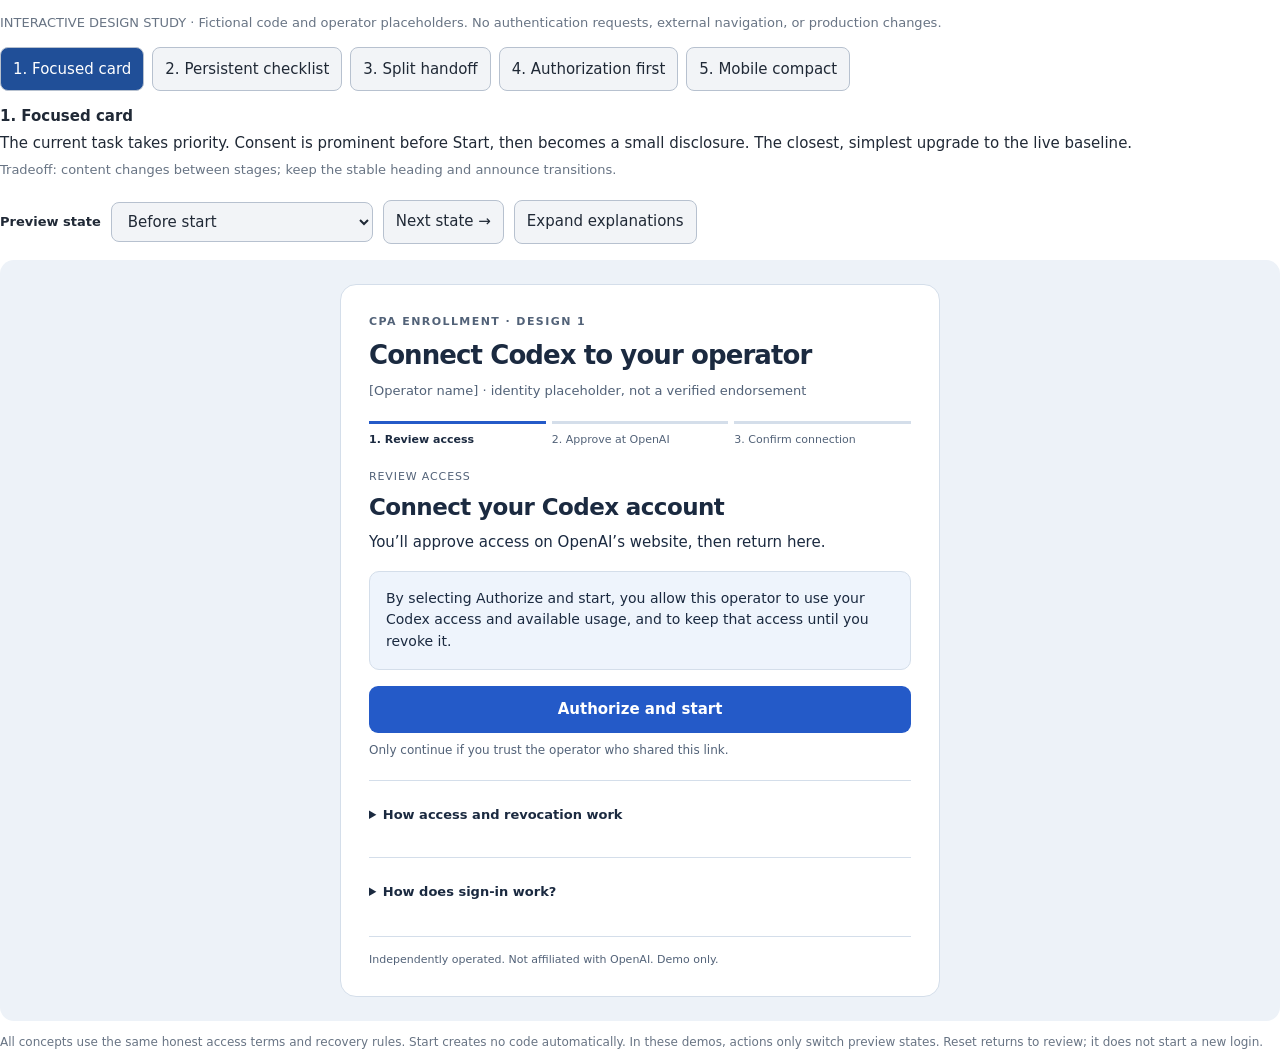
<file: docs/ui-mockups.html>
<!doctype html><html lang="en"><head><meta charset="utf-8"><meta name="viewport" content="width=device-width,initial-scale=1"><title>Enrollment design study</title><style>
*{box-sizing:border-box}body{margin:0;font:15px/1.55 var(--font-sans,system-ui);color:var(--foreground,#202936)}button,select{font:inherit}button,select,summary{cursor:pointer}button:focus-visible,select:focus-visible,summary:focus-visible{outline:3px solid #4a87e8;outline-offset:3px}button{min-height:44px} .note{color:var(--muted-foreground,#687484);font-size:13px}.chooser{display:flex;flex-wrap:wrap;gap:8px;margin:14px 0}.chooser button,.controls select,.controls button{background:var(--card,#f2f4f7);color:var(--foreground,#202936);border:1px solid var(--border,#b7c1cf);border-radius:8px;padding:9px 12px}.chooser button[aria-pressed=true]{background:var(--primary,#204f98);color:var(--primary-foreground,#fff)}.controls{display:flex;flex-wrap:wrap;gap:10px;align-items:center;margin:16px 0}.controls label{font-size:13px;font-weight:650}.controls select{max-width:100%}.rationale{margin:12px 0 20px}.rationale p{margin:4px 0}.scene{--ink:#1b2a40;--sub:#526278;--line:#d4deea;--surface:#fff;--accent:#245ac8;--soft:#eef4fc;--on:#fff;background:#edf2f8;color:var(--ink);border-radius:var(--radius,14px);padding:24px;min-width:0}.sheet{background:var(--surface);border:1px solid var(--line);border-radius:16px;padding:28px;max-width:600px;margin:auto}.brand{font-size:11px;letter-spacing:.13em;text-transform:uppercase;font-weight:750;color:var(--sub)}.heading{font-size:26px;line-height:1.18;letter-spacing:-.035em;margin:10px 0}.sub{color:var(--sub);font-size:13px;margin:6px 0 20px}.progress{display:flex;gap:6px;padding:0;list-style:none;margin:20px 0}.progress li{flex:1;font-size:11px;border-top:3px solid var(--line);padding-top:7px;color:var(--sub)}.progress li.current{border-color:var(--accent);color:var(--ink);font-weight:750}.layout{display:grid;gap:20px}.rail{display:none}.rail div{padding:12px 0;border-bottom:1px solid var(--line);font-size:13px}.rail strong{display:block}.rail p{font-size:12px;color:var(--sub)}.task h2{font-size:23px;letter-spacing:-.025em;line-height:1.25;margin:0 0 10px}.task p{margin:8px 0}.eyebrow{font-size:11px;color:var(--sub);text-transform:uppercase;letter-spacing:.08em;margin:0 0 8px!important}.notice{background:var(--soft);border:1px solid var(--line);border-radius:10px;padding:16px;font-size:14px;margin:16px 0}.notice p{margin:0}.primary{display:block;width:100%;background:var(--accent);color:var(--on);border:0;border-radius:9px;padding:12px 16px;font-weight:650;margin:16px 0 8px}.secondary{background:transparent;border:1px solid var(--line);color:var(--ink);border-radius:8px;padding:8px 13px;margin:8px 0}.small{font-size:12px;color:var(--sub)}.code{font:700 25px/1.3 ui-monospace,monospace;letter-spacing:.12em;border:1px dashed var(--line);background:var(--soft);padding:18px 10px;text-align:center;border-radius:10px;margin:14px 0 3px;overflow-wrap:anywhere}.url{font:11px/1.5 ui-monospace,monospace;overflow-wrap:anywhere;color:var(--sub)}.task ol{padding-left:22px}.task li{margin:12px 0}.outcome{border-left:3px solid var(--accent);padding:4px 0 4px 15px;margin:16px 0}.complete .outcome{border-color:#24865b}.warning .outcome{border-color:#b77824}.complete h2{color:#24865b}.pulse{height:4px;background:var(--line);border-radius:3px;margin:20px 0}.pulse:before{content:'';display:block;background:var(--accent);height:4px;width:40%;border-radius:3px}details{border-top:1px solid var(--line);margin-top:20px;padding-top:12px;font-size:13px}summary{min-height:44px;align-content:center;font-weight:650}details p{color:var(--sub)}details strong{color:var(--ink)}.footer{border-top:1px solid var(--line);padding-top:14px;margin-top:22px;font-size:11px;color:var(--sub)}.checklist{--accent:#18685e;--soft:#f1f7f4;background:#e9efeb}.checklist .sheet{border-radius:6px;box-shadow:0 8px 24px #17342c08}.checklist .progress{display:none}.checklist .rail{display:block}.checklist .rail div{display:flex;gap:12px;align-items:center}.checklist .rail strong{font-size:12px;color:var(--accent)}.checklist .task{border:1px solid var(--line);border-radius:8px;padding:20px}.split{--accent:#5544bb;--soft:#f3f1fc;background:#e9e7f1}.split .sheet{max-width:100%;padding:0;overflow:hidden}.split .top{padding:24px 26px 0}.split .layout{grid-template-columns:145px minmax(0,1fr);gap:0}.split .rail{display:block;background:var(--soft);padding:20px}.split .taskwrap{padding:24px}.split .progress{display:none}.split .footer{padding:14px 24px;margin-top:0}.editorial{--ink:#352d26;--sub:#6b6056;--accent:#79482d;--line:#d8cec1;--soft:#f6f1e9;background:#efe7db}.editorial .sheet{border-radius:2px;border:0;border-top:5px solid var(--accent)}.editorial .heading,.editorial .task h2{font-family:Georgia,serif;font-weight:400;letter-spacing:-.02em}.editorial .heading{font-size:32px}.editorial .primary{border-radius:3px}.compact{--ink:#eef2f6;--sub:#aebcca;--line:#41505d;--surface:#202a34;--accent:#bce3d3;--on:#142d25;--soft:#283642;background:#111b24}.compact .sheet{max-width:410px;border-radius:24px;padding:24px}.compact .heading{font-size:23px}.compact .progress li{font-size:10px}.compact .primary{border-radius:24px}.compact .notice{font-size:13px}.compact .complete h2{color:#bce3d3}.compact .code{font-size:25px}.compact .footer{font-size:10px}#feedback{font-size:12px;min-height:20px;color:var(--sub)}.spec{font-size:12px;color:var(--muted-foreground,#687484);margin:12px 0} @media(max-width:520px){.scene{padding:16px}.sheet{padding:20px}.heading{font-size:24px}.chooser button{flex:1 1 42%}.controls select{width:100%}.controls label{width:100%}.split .layout{grid-template-columns:1fr}.split .rail{display:none}.split .progress{display:flex}.split .taskwrap{padding:20px}.split .top{padding:20px 20px 0}.editorial .heading{font-size:28px}.compact .sheet{padding:20px}.checklist .task{padding:16px}} @media(prefers-reduced-motion:reduce){*{scroll-behavior:auto}}
</style></head><body>
<p class="note">INTERACTIVE DESIGN STUDY · Fictional code and operator placeholders. No authentication requests, external navigation, or production changes.</p>
<nav class="chooser" aria-label="Choose a design"></nav>
<div class="rationale"><strong id="designName"></strong><p id="why"></p><p class="note" id="trade"></p></div>
<div class="controls"><label for="state">Preview state</label><select id="state"></select><button id="next" type="button">Next state →</button><button id="expand" type="button">Expand explanations</button></div>
<div id="preview" class="scene"></div><p class="spec">All concepts use the same honest access terms and recovery rules. Start creates no code automatically. In these demos, actions only switch preview states. Reset returns to review; it does not start a new login.</p>
<script>
const concepts=[['Focused card','The current task takes priority. Consent is prominent before Start, then becomes a small disclosure. The closest, simplest upgrade to the live baseline.','Tradeoff: content changes between stages; keep the stable heading and announce transitions.','focused'],['Persistent checklist','A visible Review → Approve → Confirm checklist preserves context when returning from OpenAI. Inactive steps explain what happens next without fake disabled buttons.','Tradeoff: taller on mobile and more repeated context.','checklist'],['Split handoff','A side rail holds the process while the main panel holds the action. Strong separation between orientation, code entry, and final result.','Tradeoff: strongest on desktop; the rail collapses to a compact progress strip on phones.','split'],['Authorization first','A warmer, editorial review screen makes the permission grant explicit before the device-code instructions. A distinct review/sign-in boundary replaces the checkbox.','Tradeoff: more reading before Start, but clearer understanding of ongoing access.','editorial'],['Mobile compact','A narrow, high-contrast layout with large touch targets and short copy. The code and destination stay close together for tab switching on a phone.','Tradeoff: less room for explanation; clear disclosures remain essential.','compact']];
const states=[['idle','Before start'],['disclosure','Authorization expanded'],['explanation','How sign-in works expanded'],['creating','Creating a code'],['waiting','Code / awaiting approval'],['saving','Saving access'],['verifying','Confirming adoption'],['complete','Finished'],['duplicate','Already connected'],['review','Operator review'],['error','Could not finish'],['expired','Expired'],['lost','Session unavailable'],['network','Network interrupted'],['unsupported','Unsupported browser'],['noscript','JavaScript unavailable'],['checking','Initial status check']];
let design=0;const $=id=>document.getElementById(id);const terms='By selecting Authorize and start, you allow this operator to use your Codex access and available usage, and to keep that access until you revoke it.';
const options={creating:['Creating your sign-in code','No approval has happened yet. Wait here; we will not automatically request another code.'],saving:['Saving your connection','Keep this tab open. Do not start another sign-in.'],verifying:['Confirming your connection','Checking that CPA accepted your credentials. This does not test actual Codex requests.'],complete:['Codex connected','Your credentials were accepted by CPA. The operator can now use your Codex access. You may close this tab.'],duplicate:['This account is already connected','No new enrollment was added. If this is unexpected, contact the operator before trying again.'],review:['The operator needs to check this','We could not confirm the final result. Do not enroll again. Contact the person who shared this link.'],error:['We could not finish connecting','Contact the operator before trying again. This page cannot safely determine the next step for you.'],expired:['This sign-in expired','The old code can no longer be used. Reset this session, then review access before starting again.'],lost:['Your session is unavailable','This may follow a service update. It does not tell us whether earlier approval was saved. If you already approved, contact the operator before starting again.'],network:['Connection interrupted','The result is unknown. Approval or saving may still be in progress. Do not start another sign-in.'],unsupported:['Use a supported browser','Use a current browser with the required security features. No sign-in has been started here.'],noscript:['JavaScript is required','Enable JavaScript in a supported browser to continue. No sign-in has been started here.'],checking:['Checking sign-in status','Checking whether a sign-in is already in progress. No new code is being requested.']};
function disclosure(open){return `<details ${open?'open':''}><summary>How access and revocation work</summary><p><strong>Access.</strong> The operator controls how your Codex access and available usage are used.</p><p><strong>Storage.</strong> This service stores and refreshes credentials for ongoing access.</p><p><strong>Approval.</strong> Approve only on OpenAI’s website. Never enter your OpenAI password here.</p><p><strong>Stopping access.</strong> Manage connected access in your OpenAI account. Ask the operator about removing their stored credentials. Removing a local record is not a promise of revocation.</p><p><strong>Who runs this?</strong> [Operator name and contact — configure before use]. This is an independent service, not an official OpenAI service.</p></details>`}
function how(open){return `<details ${open?'open':''}><summary>How does sign-in work?</summary><p><strong>1. Review.</strong> Read the access terms and choose Start.</p><p><strong>2. Approve.</strong> Copy your code, open the displayed OpenAI destination, and approve there.</p><p><strong>3. Return.</strong> Come back here while the service saves and confirms your connection. Opening the link alone does not mean approval is complete.</p></details>`}
function render(){let s=$('state').value;const c=concepts[design],initial=['idle','disclosure','explanation'].includes(s),step=initial||s==='creating'||s==='checking'?0:s==='waiting'?1:2;let body='';
if(initial){body=`<p class="eyebrow">Review access</p><h2>${design===3?'Allow ongoing Codex access':'Connect your Codex account'}</h2><p>You’ll approve access on OpenAI’s website, then return here.</p><div class="notice"><p>${terms}</p></div><button class="primary" data-to="creating">Authorize and start</button><p class="small">Only continue if you trust the operator who shared this link.</p>`}
else if(s==='waiting'){body=`<p class="eyebrow">Approve at OpenAI · waiting</p><h2>Finish on OpenAI</h2><p>Copy your code, then enter it on the OpenAI page.</p><div class="code">DEMO-ONLY</div><button class="secondary" id="copy">Copy code</button><div id="feedback" role="status"></div><button class="primary" id="open">Open OpenAI sign-in ↗</button><p class="url">https://auth.openai.com/codex/device</p><p class="small">In the real flow, opens a new tab. Do not share your code.</p><div class="notice"><strong>Return to this tab</strong><p>After approving, come back here. We’ll check automatically. Keep this tab open until confirmed.</p></div>`}
else{let [title,desc]=options[s];body=`<p class="eyebrow">${['creating','checking'].includes(s)?'Preparing':s==='complete'?'Connection receipt':'Connection status'}</p><div class="outcome"><h2>${title}</h2><p>${desc}</p></div>`;if(['creating','saving','verifying','checking'].includes(s))body+='<div class="pulse" aria-hidden="true"></div><p class="small">No action needed right now.</p>';if(s==='expired')body+='<button class="primary" data-to="idle">Reset expired sign-in</button><p class="small">Next: review access and choose Start. No automatic login.</p>';if(s==='lost')body+='<div class="notice">Already approved? Ask the operator to check before repeating enrollment.</div><button class="secondary" data-to="idle">Reset session to review access</button>';if(s==='network')body+='<button class="primary" data-to="checking">Check sign-in status</button>';if(['review','error','duplicate'].includes(s))body+='<div class="notice"><strong>Need help?</strong><p>Contact the person who sent this link. Operator contact details must be configured; no fictional contact button is provided.</p></div>';if(s==='complete')body+='<p class="small">Ongoing access remains until you revoke it. Access details are below.</p>'}
const labels=['Review access','Approve at OpenAI','Confirm connection'];const progress=`<ol class="progress">${labels.map((l,i)=>`<li class="${i===step?'current':''}" ${i===step?'aria-current="step"':''}>${i+1}. ${l}</li>`).join('')}</ol>`;
const rail=`<aside class="rail" aria-label="Process">${labels.map((l,i)=>`<div><strong>${i+1}. ${l}</strong><span>${i===step?'Current stage':i>step?'Next stage':'Earlier stage'}</span></div>`).join('')}<p>Approval happens at OpenAI. Return here for confirmation.</p></aside>`;
$('preview').className='scene '+c[3];$('preview').innerHTML=`<article class="sheet"><header class="top"><div class="brand">CPA enrollment · design ${design+1}</div><h1 class="heading">${design===3?'A clear choice. Ongoing access.':design===4?'Connect Codex':'Connect Codex to your operator'}</h1><p class="sub">[Operator name] · identity placeholder, not a verified endorsement</p>${progress}</header><div class="layout">${rail}<div class="taskwrap"><section class="task ${s==='complete'?'complete':['review','error','expired','lost','network'].includes(s)?'warning':''}">${body}</section>${disclosure(s==='disclosure')}${how(s==='explanation')}</div></div><footer class="footer">Independently operated. Not affiliated with OpenAI. Demo only.</footer></article>`;
$('designName').textContent=`${design+1}. ${c[0]}`;$('why').textContent=c[1];$('trade').textContent=c[2];document.querySelectorAll('.chooser button').forEach((b,i)=>b.setAttribute('aria-pressed',i===design));document.querySelectorAll('[data-to]').forEach(b=>b.onclick=()=>setState(b.dataset.to));if($('copy'))$('copy').onclick=()=>{$('feedback').textContent='Demo code only — select it to copy manually. No real code was issued.'};if($('open'))$('open').onclick=()=>{$('feedback').textContent='Demo: no external page opened. Choose Saving from the state selector to simulate approval.'};}
function setState(s){$('state').value=s;render()}
$('state').innerHTML=states.map(([v,l])=>`<option value="${v}">${l}</option>`).join('');document.querySelector('.chooser').innerHTML=concepts.map((c,i)=>`<button type="button" aria-pressed="${i===0}">${i+1}. ${c[0]}</button>`).join('');document.querySelectorAll('.chooser button').forEach((b,i)=>b.onclick=()=>{design=i;render()});$('state').onchange=render;$('next').onclick=()=>setState(states[(states.findIndex(x=>x[0]===$('state').value)+1)%states.length][0]);$('expand').onclick=()=>{const ds=[...document.querySelectorAll('#preview details')],open=!ds.every(d=>d.open);ds.forEach(d=>d.open=open);$('expand').textContent=open?'Collapse explanations':'Expand explanations'};render();
window.checkMockups=()=>{let count=0;for(let i=0;i<5;i++){design=i;for(const [s] of states){setState(s);if(!document.querySelector('.task h2'))throw Error('Missing heading '+i+s);if(['complete','review','duplicate'].includes(s)&&document.querySelector('.task .primary'))throw Error('Unsafe terminal action');count++}}design=0;setState('idle');return count};console.log('Mockup checks:',window.checkMockups(),'design/state combinations. No network actions.');
</script></body></html>
</file>
